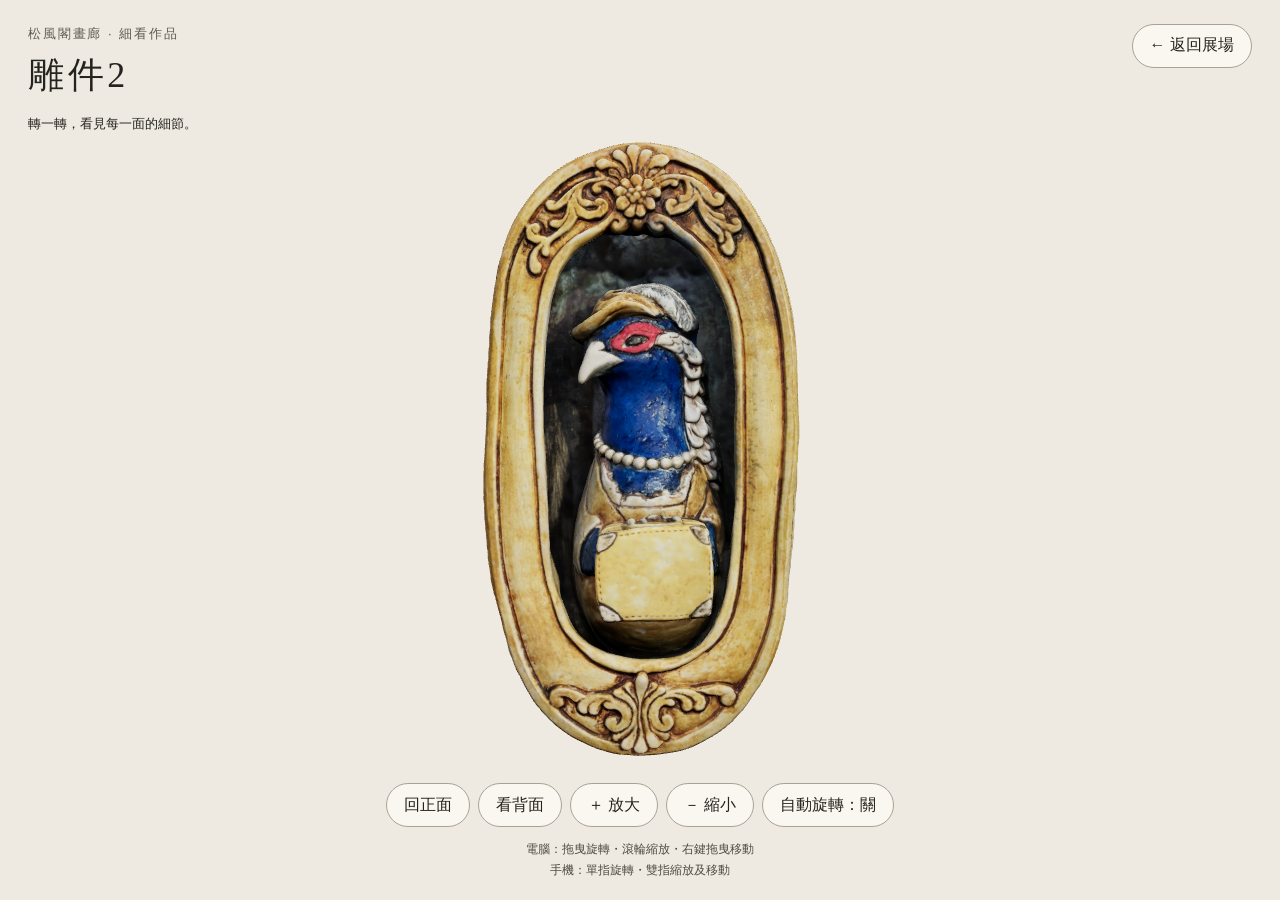
<file: 作品2_藍鳥/雕件2.html>
<!doctype html><html lang="zh-Hant"><meta charset="utf-8"><meta name="viewport" content="width=device-width,initial-scale=1,viewport-fit=cover"><title>雕件2｜松風閣・細看作品</title>
<style>
*{box-sizing:border-box}body{margin:0;overflow:hidden;background:#eeeae2;color:#25231f;font-family:-apple-system,"PingFang TC",sans-serif}canvas{display:block;width:100vw;height:100dvh;touch-action:none}header{position:fixed;top:24px;left:28px;right:28px;display:flex;justify-content:space-between;align-items:start;pointer-events:none}header>*{pointer-events:auto}h1{margin:8px 0;font:400 36px "Songti TC",serif;letter-spacing:.1em}small{letter-spacing:.14em;color:#615a4f}p{font-size:13px;line-height:1.7}a,button{font:inherit;color:inherit;background:#faf8f2ed;border:1px solid #a9a193;border-radius:24px;min-height:44px;padding:10px 17px;text-decoration:none;cursor:pointer;touch-action:manipulation}button:active{transform:scale(.96)}:focus-visible{outline:3px solid #805c27;outline-offset:3px}button[aria-pressed=true]{background:#302c25;color:white}button:disabled{opacity:.45;cursor:wait}footer{position:fixed;bottom:max(20px,env(safe-area-inset-bottom));left:20px;right:20px;text-align:center;pointer-events:none}footer>*{pointer-events:auto}nav{display:flex;flex-wrap:wrap;gap:8px;justify-content:center}#status{position:fixed;top:44%;left:15%;right:15%;text-align:center;background:#faf8f2e8;padding:16px;border-radius:12px;line-height:1.8}#status[hidden]{display:none}.help{color:#514b42;font-size:12px;margin:12px 0 0}@media(max-width:600px){header{left:18px;right:18px;top:20px}header a{font-size:12px;padding:10px 12px}header p{max-width:180px;font-size:12px}h1{font-size:28px}small{font-size:10px}footer{left:12px;right:12px;bottom:max(12px,env(safe-area-inset-bottom))}nav{gap:6px}button{font-size:13px;padding:9px 13px}.help{font-size:11px;margin-top:8px}}@media(prefers-reduced-motion:reduce){button:active{transform:none}}
</style>
<header><div><small>松風閣畫廊 · 細看作品</small><h1>雕件2</h1><p>轉一轉，看見每一面的細節。</p></div><a id="back" href="../展場/index.html?intro=0">← 返回展場</a></header>
<div id="status" role="status" aria-live="polite">雕件2 載入中…</div>
<footer><nav aria-label="作品檢視操作"><button id="front" disabled>回正面</button><button id="rear" disabled>看背面</button><button id="closer" disabled>＋ 放大</button><button id="farther" disabled>－ 縮小</button><button id="spin" disabled aria-pressed="false">自動旋轉：關</button></nav><p class="help">電腦：拖曳旋轉・滾輪縮放・右鍵拖曳移動<br>手機：單指旋轉・雙指縮放及移動</p></footer>
<script type="importmap">{"imports":{"three":"../展場/lib/three.module.js","three/addons/":"../展場/lib/addons/"}}</script>
<script type="module">
import * as THREE from 'three';
import {GLTFLoader} from './viewer/GLTFLoader.js';
import {MeshoptDecoder} from './viewer/meshopt_decoder.module.js';
import {OrbitControls} from 'three/addons/OrbitControls.js';
const status=document.querySelector('#status'),buttons=[...document.querySelectorAll('button')],reduced=matchMedia('(prefers-reduced-motion:reduce)').matches;
const r=new THREE.WebGLRenderer({antialias:true});r.setPixelRatio(Math.min(devicePixelRatio,2));r.setSize(innerWidth,innerHeight);r.outputColorSpace=THREE.SRGBColorSpace;r.toneMapping=THREE.ACESFilmicToneMapping;document.body.append(r.domElement);r.domElement.tabIndex=0;r.domElement.setAttribute('aria-label','雕件2立體檢視；拖曳旋轉，滾輪縮放；方向鍵旋轉，加減鍵縮放，Home回正面');
const s=new THREE.Scene();s.background=new THREE.Color(0xeeeae2);const cam=new THREE.PerspectiveCamera(35,innerWidth/innerHeight,.001,20);
const c=new OrbitControls(cam,r.domElement);c.enableDamping=!reduced;c.dampingFactor=.08;c.minDistance=.13;c.maxDistance=1.5;c.rotateSpeed=.8;c.zoomSpeed=.8;c.screenSpacePanning=true;c.autoRotateSpeed=1;
s.add(new THREE.HemisphereLight(0xffffff,0x77716a,1.8));const key=new THREE.DirectionalLight(0xfff5e8,2.2);key.position.set(1,2,3);s.add(key);const fill=new THREE.DirectionalLight(0xffffff,1.4);fill.position.set(-2,1,-2);s.add(fill);
let home=.7,loaded=false,obj;const spin=document.querySelector('#spin');
function stop(){c.autoRotate=false;spin.textContent='自動旋轉：關';spin.setAttribute('aria-pressed','false')}
function view(back=false){stop();const damping=c.enableDamping;c.enableDamping=false;c.update();c.enableDamping=damping;c.target.set(0,0,0);cam.position.set(0,.015,back?-home:home);c.update()}
function zoom(f){stop();const offset=cam.position.clone().sub(c.target);offset.setLength(THREE.MathUtils.clamp(offset.length()*f,c.minDistance,c.maxDistance));cam.position.copy(c.target).add(offset);c.update()}
function fail(){loaded=false;window.ready=false;buttons.forEach(b=>b.disabled=true);status.hidden=false;status.textContent='作品載入失敗，請重新整理，或按右上角返回展場。'}
const mgr=new THREE.LoadingManager();mgr.onError=fail;mgr.onLoad=()=>{if(!obj||status.textContent.includes('失敗'))return;loaded=true;window.ready=true;status.hidden=true;buttons.forEach(b=>b.disabled=false);view()};
new GLTFLoader(mgr).setMeshoptDecoder(MeshoptDecoder).load('第3次_高精細/bluebird_closed_v2.glb',gltf=>{
 obj=gltf.scene;obj.updateMatrixWorld(true);const box=new THREE.Box3().setFromObject(obj),size=box.getSize(new THREE.Vector3()),center=box.getCenter(new THREE.Vector3());
 const holder=new THREE.Group();holder.add(obj);obj.position.sub(center);holder.scale.set(.155/size.x,.293/size.y,.093/size.z);
 obj.traverse(m=>{if(m.isMesh){for(const mat of [m.material].flat()){if(mat.map)mat.map.anisotropy=Math.min(8,r.capabilities.getMaxAnisotropy())}}});s.add(holder);window.__sculpture.object=holder;
},undefined,fail);
document.querySelector('#front').onclick=()=>view();document.querySelector('#rear').onclick=()=>view(true);document.querySelector('#closer').onclick=()=>zoom(.8);document.querySelector('#farther').onclick=()=>zoom(1.25);
spin.onclick=()=>{c.autoRotate=!c.autoRotate;spin.setAttribute('aria-pressed',String(c.autoRotate));spin.textContent=`自動旋轉：${c.autoRotate?'開':'關'}`};c.addEventListener('start',stop);
r.domElement.addEventListener('keydown',e=>{if(!loaded||!['ArrowLeft','ArrowRight','ArrowUp','ArrowDown','+','=','-','Home'].includes(e.key))return;e.preventDefault();stop();if(e.key==='Home'){view();return}if(['+','=','-'].includes(e.key)){zoom(e.key==='-'?1.25:.8);return}const sp=new THREE.Spherical().setFromVector3(cam.position.clone().sub(c.target));if(e.key==='ArrowLeft')sp.theta-=.15;if(e.key==='ArrowRight')sp.theta+=.15;if(e.key==='ArrowUp')sp.phi-=.15;if(e.key==='ArrowDown')sp.phi+=.15;sp.makeSafe();cam.position.copy(c.target).add(new THREE.Vector3().setFromSpherical(sp));c.update()});
document.querySelector('#back').onclick=e=>{if(new URLSearchParams(location.search).get('from')==='gallery'){e.preventDefault();window.close();setTimeout(()=>location.assign('../展場/index.html?intro=0'),150)}};
function resize(){r.setSize(innerWidth,innerHeight);cam.aspect=innerWidth/innerHeight;cam.updateProjectionMatrix();home=innerWidth<600?.92:.7;if(loaded)view()}addEventListener('resize',resize);resize();window.__sculpture={camera:cam,controls:c,renderer:r,scene:s,THREE};r.setAnimationLoop(()=>{if(!document.hidden){c.update();r.render(s,cam)}});
</script></html>
</file>
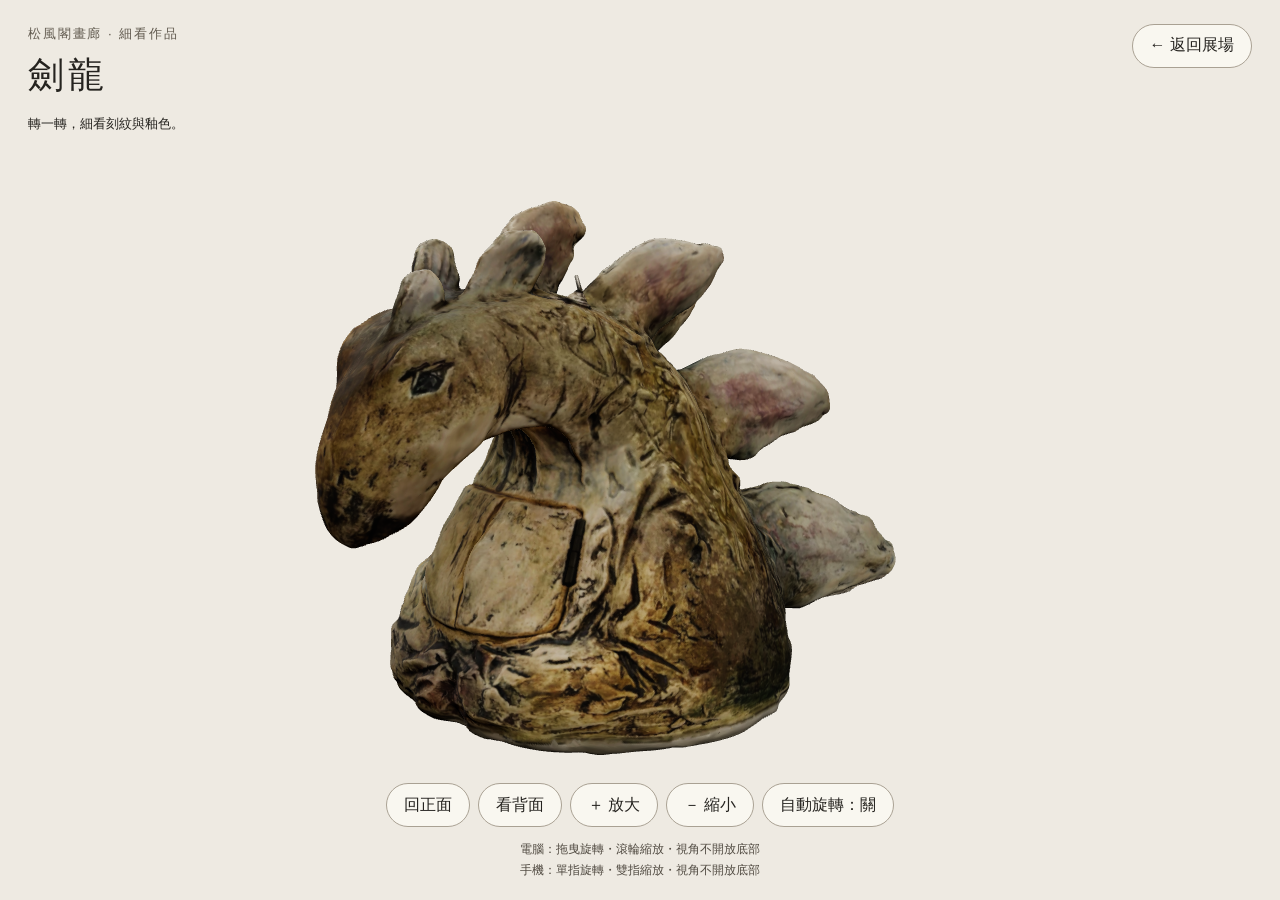
<file: 作品4_新雕件/劍龍.html>
<!doctype html><html lang="zh-Hant"><meta charset="utf-8"><meta name="viewport" content="width=device-width,initial-scale=1,viewport-fit=cover"><title>劍龍｜松風閣・細看作品</title>
<style>
*{box-sizing:border-box}body{margin:0;overflow:hidden;background:#eeeae2;color:#25231f;font-family:-apple-system,"PingFang TC",sans-serif}canvas{display:block;width:100vw;height:100dvh;touch-action:none}header{position:fixed;top:24px;left:28px;right:28px;display:flex;justify-content:space-between;align-items:start;pointer-events:none}header>*{pointer-events:auto}h1{margin:8px 0;font:400 36px "Songti TC",serif;letter-spacing:.1em}small{letter-spacing:.14em;color:#615a4f}p{font-size:13px;line-height:1.7}a,button{font:inherit;color:inherit;background:#faf8f2ed;border:1px solid #a9a193;border-radius:24px;min-height:44px;padding:10px 17px;text-decoration:none;cursor:pointer;touch-action:manipulation}button:active{transform:scale(.96)}:focus-visible{outline:3px solid #805c27;outline-offset:3px}button[aria-pressed=true]{background:#302c25;color:white}button:disabled{opacity:.45;cursor:wait}footer{position:fixed;bottom:max(20px,env(safe-area-inset-bottom));left:20px;right:20px;text-align:center;pointer-events:none}footer>*{pointer-events:auto}nav{display:flex;flex-wrap:wrap;gap:8px;justify-content:center}#status{position:fixed;top:44%;left:15%;right:15%;text-align:center;background:#faf8f2e8;padding:16px;border-radius:12px;line-height:1.8}#status[hidden]{display:none}.help{color:#514b42;font-size:12px;margin:12px 0 0}@media(max-width:600px){header{left:18px;right:18px;top:20px}header a{font-size:12px;padding:10px 12px}header p{max-width:180px;font-size:12px}h1{font-size:28px}small{font-size:10px}footer{left:12px;right:12px;bottom:max(12px,env(safe-area-inset-bottom))}nav{gap:6px}button{font-size:13px;padding:9px 13px}.help{font-size:11px;margin-top:8px}}@media(prefers-reduced-motion:reduce){button:active{transform:none}}
</style>
<header><div><small>松風閣畫廊 · 細看作品</small><h1>劍龍</h1><p>轉一轉，細看刻紋與釉色。</p></div><a id="back" href="../展場/index.html?intro=0">← 返回展場</a></header>
<div id="status" role="status" aria-live="polite">劍龍 載入中…</div>
<footer><nav aria-label="作品檢視操作"><button id="front" disabled>回正面</button><button id="rear" disabled>看背面</button><button id="closer" disabled>＋ 放大</button><button id="farther" disabled>－ 縮小</button><button id="spin" disabled aria-pressed="false">自動旋轉：關</button></nav><p class="help">電腦：拖曳旋轉・滾輪縮放・視角不開放底部<br>手機：單指旋轉・雙指縮放・視角不開放底部</p></footer>
<script type="importmap">{"imports":{"three":"../展場/lib/three.module.js","three/addons/":"../展場/lib/addons/"}}</script>
<script type="module">
import * as THREE from 'three';
import {GLTFLoader} from '../作品2_藍鳥/viewer/GLTFLoader.js';
import {MeshoptDecoder} from '../作品2_藍鳥/viewer/meshopt_decoder.module.js';
import {OrbitControls} from 'three/addons/OrbitControls.js';
const status=document.querySelector('#status'),buttons=[...document.querySelectorAll('button')],reduced=matchMedia('(prefers-reduced-motion:reduce)').matches;
const r=new THREE.WebGLRenderer({antialias:true});r.setPixelRatio(Math.min(devicePixelRatio,2));r.setSize(innerWidth,innerHeight);r.outputColorSpace=THREE.SRGBColorSpace;r.toneMapping=THREE.ACESFilmicToneMapping;document.body.append(r.domElement);r.domElement.tabIndex=0;r.domElement.setAttribute('aria-label','劍龍立體檢視；拖曳旋轉，滾輪縮放；方向鍵旋轉，加減鍵縮放，Home回正面');
const s=new THREE.Scene();s.background=new THREE.Color(0xeeeae2);const cam=new THREE.PerspectiveCamera(35,innerWidth/innerHeight,.001,20);
const c=new OrbitControls(cam,r.domElement);c.enableDamping=!reduced;c.dampingFactor=.08;c.minDistance=.29;c.maxDistance=1.5;c.rotateSpeed=.8;c.zoomSpeed=.8;c.enablePan=false;c.minPolarAngle=Math.PI/9;c.maxPolarAngle=Math.PI/2-.08;c.screenSpacePanning=false;c.autoRotateSpeed=1;
s.add(new THREE.HemisphereLight(0xffffff,0x77716a,1.8));const key=new THREE.DirectionalLight(0xfff5e8,2.2);key.position.set(1,2,3);s.add(key);const fill=new THREE.DirectionalLight(0xffffff,1.4);fill.position.set(-2,1,-2);s.add(fill);
let home=.7,loaded=false,obj;const spin=document.querySelector('#spin');
function stop(){c.autoRotate=false;spin.textContent='自動旋轉：關';spin.setAttribute('aria-pressed','false')}
function view(back=false){stop();const damping=c.enableDamping;c.enableDamping=false;c.update();c.enableDamping=damping;c.target.set(0,0,0);cam.position.set(0,.14,back?-home:home);c.update()}
function zoom(f){stop();const offset=cam.position.clone().sub(c.target);offset.setLength(THREE.MathUtils.clamp(offset.length()*f,c.minDistance,c.maxDistance));cam.position.copy(c.target).add(offset);c.update()}
function fail(){loaded=false;window.ready=false;buttons.forEach(b=>b.disabled=true);status.hidden=false;status.textContent='作品載入失敗，請重新整理，或按右上角返回展場。'}
const mgr=new THREE.LoadingManager();mgr.onError=fail;mgr.onLoad=()=>{if(!obj||status.textContent.includes('失敗'))return;loaded=true;window.ready=true;status.hidden=true;buttons.forEach(b=>b.disabled=false);view()};
// ACCEPTED_DRAGON_SHAFT_20261117
// Shaft-only room reflection: broad pale wall, darker ceramic/floor and overhead light.
const sw=256,sh=128,sd=new Float32Array(sw*sh*4);
for(let y=0;y<sh;y++)for(let x=0;x<sw;x++){const a=x/sw*2*Math.PI,t=y/sh*Math.PI,i=(y*sw+x)*4;let d=Math.abs(a-1.25);d=Math.min(d,2*Math.PI-d);let e=Math.abs(a-4.6);e=Math.min(e,2*Math.PI-e);const wall=.57*Math.exp(-d*d/.65)+.19*Math.exp(-e*e/1.1),ceiling=.55*Math.pow(Math.max(0,Math.cos(t)),5),level=.055+wall*Math.pow(Math.sin(t),.65)+ceiling;sd[i]=level*1.02;sd[i+1]=level;sd[i+2]=level*.95;sd[i+3]=1;}
const se=new THREE.DataTexture(sd,sw,sh,THREE.RGBAFormat,THREE.FloatType);se.mapping=THREE.EquirectangularReflectionMapping;se.needsUpdate=true;const sp=new THREE.PMREMGenerator(r),softShaftEnvironment=sp.fromEquirectangular(se).texture;se.dispose();sp.dispose();
function applyAcceptedDragonShaft(mat){if(mat.name==='Added metal shaft only'){mat.envMap=softShaftEnvironment;mat.envMapIntensity=1.2;mat.needsUpdate=true;}}
new GLTFLoader(mgr).setMeshoptDecoder(MeshoptDecoder).load('sculpture3_detail_20261117.glb?v=rod-metal-20261117',gltf=>{
 obj=gltf.scene;obj.updateMatrixWorld(true);const box=new THREE.Box3().setFromObject(obj,true),size=box.getSize(new THREE.Vector3()),center=box.getCenter(new THREE.Vector3());
 const holder=new THREE.Group();holder.add(obj);obj.position.sub(center);// 原始驗收模型保持原尺寸與比例，不變形。
 obj.traverse(m=>{if(m.isMesh){for(const mat of [m.material].flat()){applyAcceptedDragonShaft(mat);if(mat.map)mat.map.anisotropy=Math.min(8,r.capabilities.getMaxAnisotropy())}}});s.add(holder);window.__sculpture.object=holder;
},undefined,fail);
document.querySelector('#front').onclick=()=>view();document.querySelector('#rear').onclick=()=>view(true);document.querySelector('#closer').onclick=()=>zoom(.8);document.querySelector('#farther').onclick=()=>zoom(1.25);
spin.onclick=()=>{c.autoRotate=!c.autoRotate;spin.setAttribute('aria-pressed',String(c.autoRotate));spin.textContent=`自動旋轉：${c.autoRotate?'開':'關'}`};c.addEventListener('start',stop);
r.domElement.addEventListener('keydown',e=>{if(!loaded||!['ArrowLeft','ArrowRight','ArrowUp','ArrowDown','+','=','-','Home'].includes(e.key))return;e.preventDefault();stop();if(e.key==='Home'){view();return}if(['+','=','-'].includes(e.key)){zoom(e.key==='-'?1.25:.8);return}const sp=new THREE.Spherical().setFromVector3(cam.position.clone().sub(c.target));if(e.key==='ArrowLeft')sp.theta-=.15;if(e.key==='ArrowRight')sp.theta+=.15;if(e.key==='ArrowUp')sp.phi-=.15;if(e.key==='ArrowDown')sp.phi+=.15;sp.phi=THREE.MathUtils.clamp(sp.phi,c.minPolarAngle,c.maxPolarAngle);sp.makeSafe();cam.position.copy(c.target).add(new THREE.Vector3().setFromSpherical(sp));c.update()});
document.querySelector('#back').onclick=e=>{if(new URLSearchParams(location.search).get('from')==='gallery'){e.preventDefault();window.close();setTimeout(()=>location.assign('../展場/index.html?intro=0'),150)}};
function resize(){r.setSize(innerWidth,innerHeight);cam.aspect=innerWidth/innerHeight;cam.updateProjectionMatrix();home=Math.max(.62,.15/(Math.tan(THREE.MathUtils.degToRad(cam.fov/2))*cam.aspect));if(loaded)view()}addEventListener('resize',resize);resize();window.__sculpture={camera:cam,controls:c,renderer:r,scene:s,THREE};r.setAnimationLoop(()=>{if(!document.hidden){c.update();r.render(s,cam)}});
</script></html>
</file>
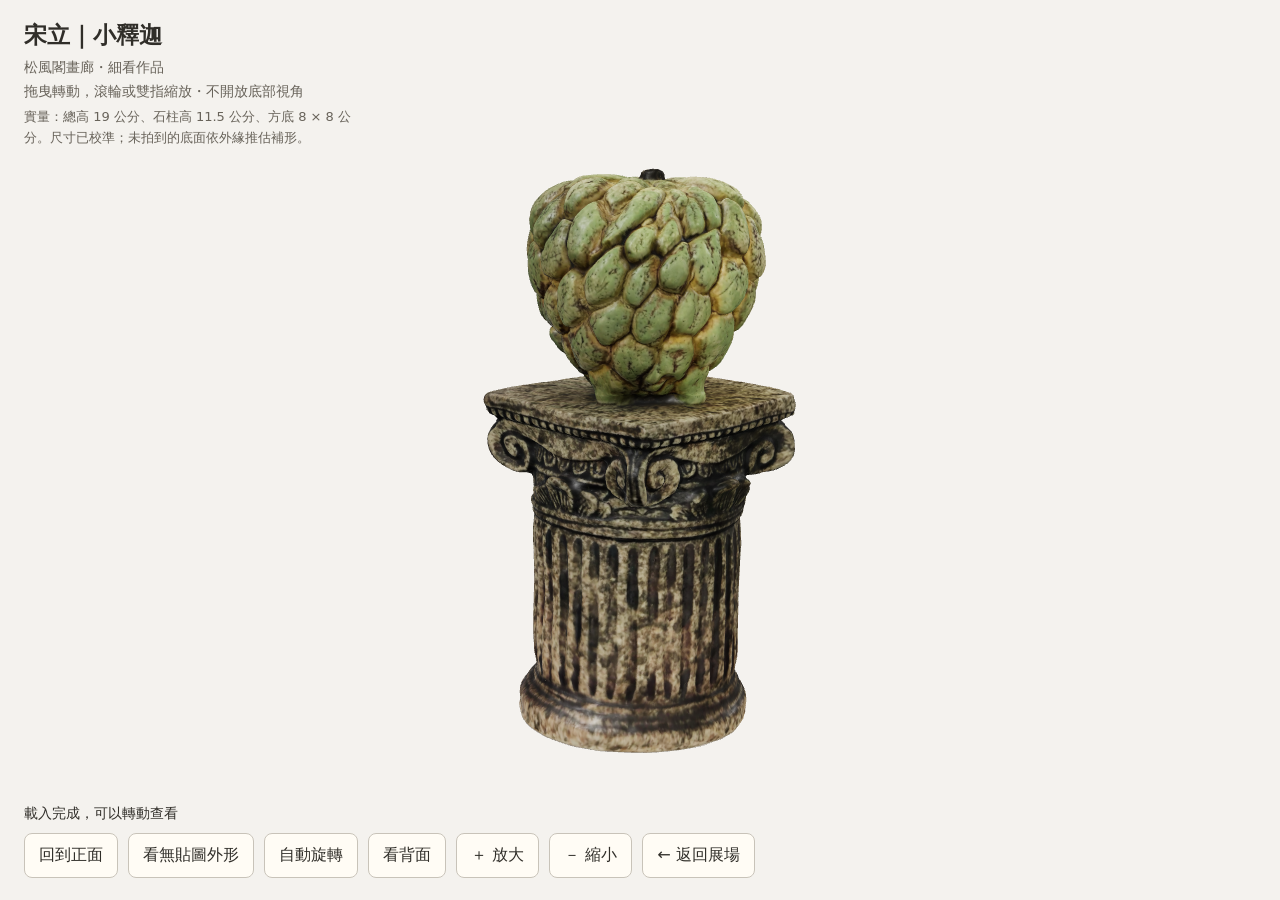
<file: 小釋迦/小釋迦.html>
<!doctype html><html lang="zh-Hant"><meta charset="utf-8"><meta name="viewport" content="width=device-width,initial-scale=1"><title>宋立｜小釋迦</title>
<style>*{box-sizing:border-box}body{margin:0;font-family:system-ui,"PingFang TC",sans-serif;background:#f4f2ee;color:#302e29}canvas{display:block;touch-action:none}header{position:absolute;top:20px;left:24px;pointer-events:none}h1{font-size:23px;margin:0 0 8px}p{margin:6px 0;font-size:14px;color:#68635a}.panel{position:absolute;bottom:22px;left:24px;right:24px;display:flex;gap:10px;flex-wrap:wrap}button,a{font:inherit;padding:11px 14px;border:1px solid #c8c3b9;border-radius:8px;background:#fffcf5;color:inherit;text-decoration:none;cursor:pointer}button:active{transform:translateY(1px)}button:focus-visible,a:focus-visible{outline:3px solid #8a6b38}#status{flex-basis:100%;font-size:14px}#notice{max-width:350px;font-size:13px;line-height:1.6}@media(max-width:500px){header{left:16px;top:16px}h1{font-size:20px}.panel{left:16px;bottom:14px}button,a{font-size:14px;padding:11px}}</style>
<header><h1>宋立｜小釋迦</h1><p>松風閣畫廊・細看作品</p><p>拖曳轉動，滾輪或雙指縮放・不開放底部視角</p><p id="notice">實量：總高 19 公分、石柱高 11.5 公分、方底 8 × 8 公分。尺寸已校準；未拍到的底面依外緣推估補形。</p></header>
<div class="panel"><div id="status" role="status">正在載入雕件…</div><button id="reset">回到正面</button><button id="clay" aria-pressed="false">看無貼圖外形</button><button id="auto" aria-pressed="false">自動旋轉</button><button id="rear">看背面</button><button id="closer">＋ 放大</button><button id="farther">－ 縮小</button><a id="back" href="../展場/index.html?intro=0">← 返回展場</a></div>
<script type="importmap">{"imports":{"three":"../展場/lib/three.module.js"}}</script><script type="module">
import * as THREE from 'three';import {OrbitControls} from '../展場/lib/addons/OrbitControls.js';import {GLTFLoader} from '../作品2_藍鳥/viewer/GLTFLoader.js';
const scene=new THREE.Scene();scene.background=new THREE.Color('#f4f2ee');const renderer=new THREE.WebGLRenderer({antialias:true,preserveDrawingBuffer:true});renderer.setPixelRatio(Math.min(devicePixelRatio,2));renderer.outputColorSpace=THREE.SRGBColorSpace;renderer.toneMapping=THREE.ACESFilmicToneMapping;renderer.toneMappingExposure=1.3;renderer.setSize(innerWidth,innerHeight);document.body.appendChild(renderer.domElement);
const camera=new THREE.PerspectiveCamera(38,innerWidth/innerHeight,.001,20),controls=new OrbitControls(camera,renderer.domElement),center=new THREE.Vector3(0,.095,0);controls.enableDamping=false;controls.minDistance=.16;controls.enablePan=false;controls.minPolarAngle=Math.PI/9;controls.maxPolarAngle=Math.PI/2-.08;controls.maxDistance=1.4;
scene.add(new THREE.HemisphereLight(0xffffff,0xb8b8b8,2));const key=new THREE.DirectionalLight(0xffffff,2.3);key.position.set(-.5,.8,.7);scene.add(key);const fill=new THREE.DirectionalLight(0xffffff,.8);fill.position.set(.6,.4,-.6);scene.add(fill);
// PHOTO_GLAZE_ENV: neutral softbox reflections for dielectric ceramic glaze.
const envW=512,envH=256,envData=new Float32Array(envW*envH*4);
for(let y=0;y<envH;y++)for(let x=0;x<envW;x++){let v=.13;if((x>55&&x<100&&y>55&&y<130)||(x>300&&x<330&&y>75&&y<150))v=2.8;if(y>190)v=.065;const k=(y*envW+x)*4;envData[k]=envData[k+1]=envData[k+2]=v;envData[k+3]=1;}
const envInput=new THREE.DataTexture(envData,envW,envH,THREE.RGBAFormat,THREE.FloatType);envInput.mapping=THREE.EquirectangularReflectionMapping;envInput.needsUpdate=true;const envMaker=new THREE.PMREMGenerator(renderer);const envTarget=envMaker.fromEquirectangular(envInput);scene.environment=envTarget.texture;envInput.dispose();envMaker.dispose();
const clayMat=new THREE.MeshStandardMaterial({color:0xb8b3a8,roughness:.85,side:THREE.DoubleSide});let model,clay=false;const errors=[];window.addEventListener('error',e=>errors.push(e.message));
function resize(){camera.aspect=innerWidth/innerHeight;camera.updateProjectionMatrix();renderer.setSize(innerWidth,innerHeight);if(model)home();}addEventListener('resize',resize);resize();function home(){controls.autoRotate=false;document.querySelector('#auto').setAttribute('aria-pressed','false');document.querySelector('#auto').textContent='自動旋轉';controls.target.copy(center);camera.position.set(.10,.19,Math.max(.43,.16/(Math.tan(THREE.MathUtils.degToRad(camera.fov/2))*camera.aspect)));controls.update();}home();
function setClay(on){if(!model)return;model.traverse(o=>{if(o.isMesh)o.material=on?clayMat:o.userData.originalMaterial});renderer.render(scene,camera);}
document.querySelector('#reset').onclick=home;
function zoom(f){const v=camera.position.clone().sub(controls.target);v.setLength(THREE.MathUtils.clamp(v.length()*f,controls.minDistance,controls.maxDistance));camera.position.copy(controls.target).add(v);controls.update();}
document.querySelector('#rear').onclick=()=>{home();camera.position.z=-camera.position.z;controls.update();};document.querySelector('#closer').onclick=()=>zoom(.8);document.querySelector('#farther').onclick=()=>zoom(1.25);
document.querySelector('#back').onclick=e=>{if(new URLSearchParams(location.search).get('from')==='gallery'){e.preventDefault();window.close();setTimeout(()=>location.assign('../展場/index.html?intro=0'),150);}};
renderer.domElement.tabIndex=0;renderer.domElement.setAttribute('aria-label','小釋迦立體檢視：拖曳旋轉、滾輪縮放、方向鍵旋轉、加減縮放、Home回正面');renderer.domElement.addEventListener('keydown',e=>{if(!model)return;if(!['ArrowLeft','ArrowRight','ArrowUp','ArrowDown','+','=','-','Home'].includes(e.key))return;e.preventDefault();if(e.key==='Home')return home();if(['+','=','-'].includes(e.key))return zoom(e.key==='-'?1.25:.8);controls.autoRotate=false;const v=new THREE.Spherical().setFromVector3(camera.position.clone().sub(controls.target));if(e.key==='ArrowLeft')v.theta-=.15;if(e.key==='ArrowRight')v.theta+=.15;if(e.key==='ArrowUp')v.phi-=.15;if(e.key==='ArrowDown')v.phi+=.15;v.phi=THREE.MathUtils.clamp(v.phi,controls.minPolarAngle,controls.maxPolarAngle);v.makeSafe();camera.position.copy(controls.target).add(new THREE.Vector3().setFromSpherical(v));controls.update();});document.querySelector('#clay').onclick=e=>{clay=!clay;setClay(clay);e.target.setAttribute('aria-pressed',clay);e.target.textContent=clay?'看原本貼圖':'看無貼圖外形';};document.querySelector('#auto').onclick=e=>{controls.autoRotate=!controls.autoRotate;e.target.setAttribute('aria-pressed',controls.autoRotate);e.target.textContent=controls.autoRotate?'停止旋轉':'自動旋轉';};
document.querySelectorAll('button').forEach(b=>b.disabled=true);const status=document.querySelector('#status'),manager=new THREE.LoadingManager();manager.onError=url=>errors.push(url);
try{const gltf=await new GLTFLoader(manager).loadAsync('小釋迦.glb?finish=fe6e82188085');model=gltf.scene;model.traverse(o=>{if(o.isMesh){o.material.envMapIntensity=.42;o.userData.originalMaterial=o.material;if(o.material.map)o.material.map.anisotropy=Math.min(8,renderer.capabilities.getMaxAnisotropy());}});scene.add(model);home();document.querySelectorAll('button').forEach(b=>b.disabled=false);status.textContent='載入完成，可以轉動查看';window.__review={THREE,scene,renderer,camera,controls,model,errors,loaded:true,center,setClay,setView:(v)=>{controls.autoRotate=false;controls.target.copy(center);camera.position.copy(center).add(new THREE.Vector3(...v));controls.update();renderer.render(scene,camera);}};
}catch(e){errors.push(String(e));status.textContent='載入失敗：'+e.message;window.__review={loaded:false,errors};}
function frame(){requestAnimationFrame(frame);controls.update();renderer.render(scene,camera);}frame();
</script></html>
</file>
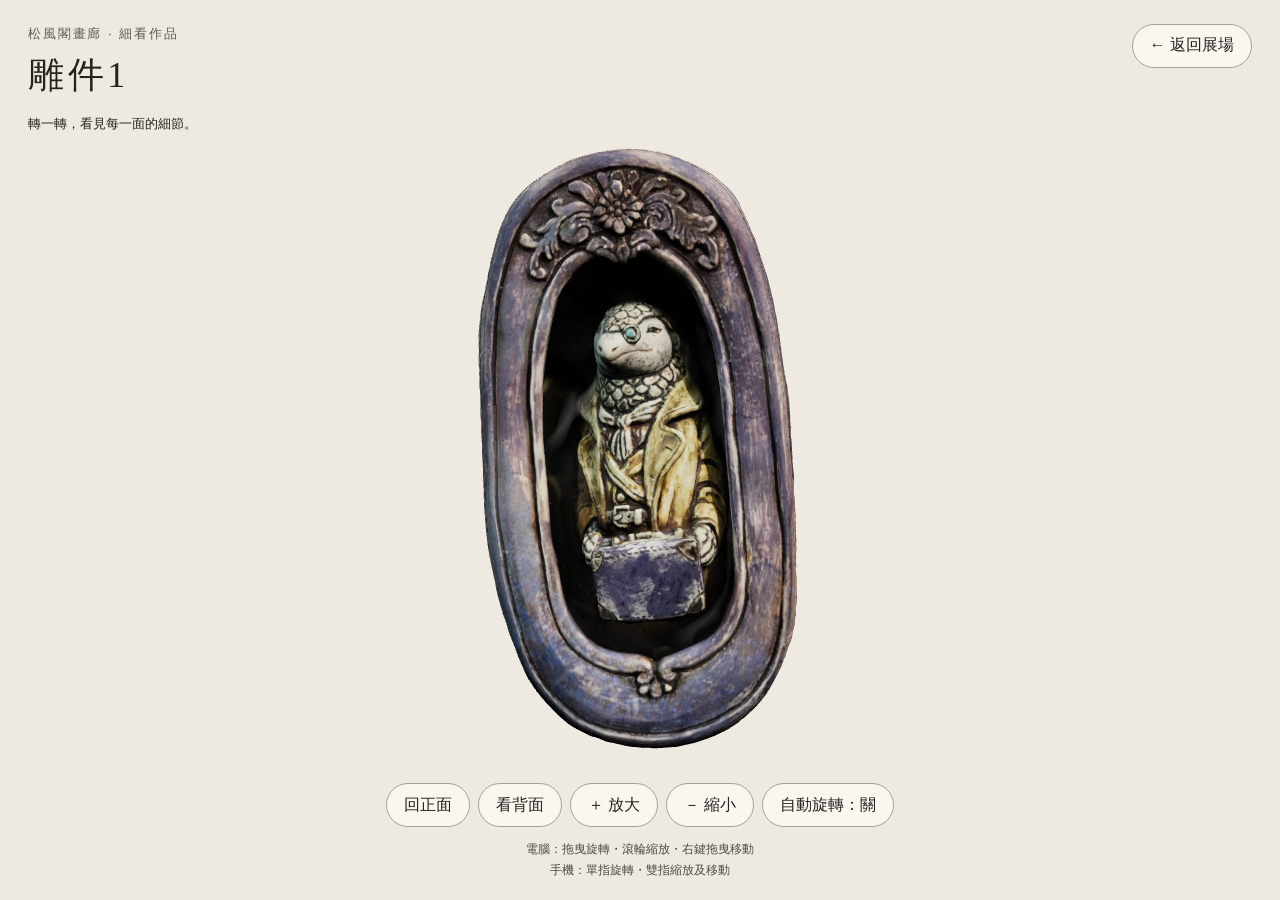
<file: 雕件試做/viewer/雕件1.html>
<!doctype html><html lang="zh-Hant"><meta charset="utf-8"><meta name="viewport" content="width=device-width,initial-scale=1,viewport-fit=cover"><title>雕件1｜松風閣・細看作品</title>
<style>
*{box-sizing:border-box}body{margin:0;overflow:hidden;background:#eeeae2;color:#25231f;font-family:-apple-system,"PingFang TC",sans-serif}canvas{display:block;width:100vw;height:100dvh;touch-action:none}header{position:fixed;top:24px;left:28px;right:28px;display:flex;justify-content:space-between;align-items:start;pointer-events:none}header>*{pointer-events:auto}h1{margin:8px 0;font:400 36px "Songti TC",serif;letter-spacing:.1em}small{letter-spacing:.14em;color:#615a4f}p{font-size:13px;line-height:1.7}a,button{font:inherit;color:inherit;background:#faf8f2ed;border:1px solid #a9a193;border-radius:24px;min-height:44px;padding:10px 17px;text-decoration:none;cursor:pointer;touch-action:manipulation}button:active{transform:scale(.96)}:focus-visible{outline:3px solid #805c27;outline-offset:3px}button[aria-pressed=true]{background:#302c25;color:white}button:disabled{opacity:.45;cursor:wait}footer{position:fixed;bottom:max(20px,env(safe-area-inset-bottom));left:20px;right:20px;text-align:center;pointer-events:none}footer>*{pointer-events:auto}nav{display:flex;flex-wrap:wrap;gap:8px;justify-content:center}#status{position:fixed;top:44%;left:15%;right:15%;text-align:center;background:#faf8f2e8;padding:16px;border-radius:12px;line-height:1.8}#status[hidden]{display:none}.help{color:#514b42;font-size:12px;margin:12px 0 0}@media(max-width:600px){header{left:18px;right:18px;top:20px}header a{font-size:12px;padding:10px 12px}header p{max-width:180px;font-size:12px}h1{font-size:28px}small{font-size:10px}footer{left:12px;right:12px;bottom:max(12px,env(safe-area-inset-bottom))}nav{gap:6px}button{font-size:13px;padding:9px 13px}.help{font-size:11px;margin-top:8px}}@media(prefers-reduced-motion:reduce){button:active{transform:none}}
</style>
<header><div><small>松風閣畫廊 · 細看作品</small><h1>雕件1</h1><p>轉一轉，看見每一面的細節。</p></div><a id="back" href="../../展場/index.html?intro=0">← 返回展場</a></header>
<div id="status" role="status" aria-live="polite">雕件1 載入中…</div>
<footer><nav aria-label="作品檢視操作"><button id="front" disabled>回正面</button><button id="rear" disabled>看背面</button><button id="closer" disabled>＋ 放大</button><button id="farther" disabled>－ 縮小</button><button id="spin" disabled aria-pressed="false">自動旋轉：關</button></nav><p class="help">電腦：拖曳旋轉・滾輪縮放・右鍵拖曳移動<br>手機：單指旋轉・雙指縮放及移動</p></footer>
<script type="importmap">{"imports":{"three":"../../展場/lib/three.module.js","three/addons/":"../../展場/lib/addons/"}}</script>
<script type="module">
import * as THREE from 'three';
import {OBJLoader} from 'three/addons/OBJLoader.js';
import {OrbitControls} from 'three/addons/OrbitControls.js';
const status=document.querySelector('#status'),buttons=[...document.querySelectorAll('button')],reduced=matchMedia('(prefers-reduced-motion:reduce)').matches;
const r=new THREE.WebGLRenderer({antialias:true});r.setPixelRatio(Math.min(devicePixelRatio,2));r.setSize(innerWidth,innerHeight);r.outputColorSpace=THREE.SRGBColorSpace;r.toneMapping=THREE.ACESFilmicToneMapping;document.body.append(r.domElement);r.domElement.tabIndex=0;r.domElement.setAttribute('aria-label','雕件1立體檢視；拖曳旋轉，滾輪縮放；方向鍵旋轉，加減鍵縮放，Home回正面');
const s=new THREE.Scene();s.background=new THREE.Color(0xeeeae2);const cam=new THREE.PerspectiveCamera(35,innerWidth/innerHeight,.001,20);
const c=new OrbitControls(cam,r.domElement);c.enableDamping=!reduced;c.dampingFactor=.08;c.minDistance=.13;c.maxDistance=1.5;c.rotateSpeed=.8;c.zoomSpeed=.8;c.screenSpacePanning=true;c.autoRotateSpeed=1;
s.add(new THREE.HemisphereLight(0xffffff,0x77716a,1.8));const key=new THREE.DirectionalLight(0xfff5e8,2.2);key.position.set(1,2,3);s.add(key);const fill=new THREE.DirectionalLight(0xffffff,1.4);fill.position.set(-2,1,-2);s.add(fill);
let home=.7,loaded=false,obj;const spin=document.querySelector('#spin');
function stop(){c.autoRotate=false;spin.textContent='自動旋轉：關';spin.setAttribute('aria-pressed','false')}
function view(back=false){stop();const damping=c.enableDamping;c.enableDamping=false;c.update();c.enableDamping=damping;c.target.set(0,0,0);cam.position.set(0,.015,back?-home:home);c.update()}
function zoom(f){stop();const offset=cam.position.clone().sub(c.target);offset.setLength(THREE.MathUtils.clamp(offset.length()*f,c.minDistance,c.maxDistance));cam.position.copy(c.target).add(offset);c.update()}
function fail(){loaded=false;window.ready=false;buttons.forEach(b=>b.disabled=true);status.hidden=false;status.textContent='作品載入失敗，請重新整理，或按右上角返回展場。'}
const mgr=new THREE.LoadingManager();mgr.onError=fail;mgr.onLoad=()=>{if(!obj||status.textContent.includes('失敗'))return;loaded=true;window.ready=true;status.hidden=true;buttons.forEach(b=>b.disabled=false);view()};
const tex=new THREE.TextureLoader(mgr).load('tex.jpg');tex.colorSpace=THREE.SRGBColorSpace;tex.anisotropy=Math.min(8,r.capabilities.getMaxAnisotropy());
new OBJLoader(mgr).load('model.obj',o=>{obj=o;const b=new THREE.Box3();o.traverse(m=>{if(m.isMesh){m.geometry.rotateY(9*Math.PI/180);m.geometry.computeBoundingBox();b.union(m.geometry.boundingBox);m.material=new THREE.MeshStandardMaterial({map:tex,roughness:.8,metalness:0,side:THREE.DoubleSide,color:new THREE.Color().setScalar(1.15)})}});const size=b.getSize(new THREE.Vector3()),ctr=b.getCenter(new THREE.Vector3());o.traverse(m=>{if(m.isMesh)m.position.copy(ctr).negate()});o.scale.set(.155/size.x,.285/size.y,.09/size.z);s.add(o);window.__sculpture.object=o},undefined,fail);
document.querySelector('#front').onclick=()=>view();document.querySelector('#rear').onclick=()=>view(true);document.querySelector('#closer').onclick=()=>zoom(.8);document.querySelector('#farther').onclick=()=>zoom(1.25);
spin.onclick=()=>{c.autoRotate=!c.autoRotate;spin.setAttribute('aria-pressed',String(c.autoRotate));spin.textContent=`自動旋轉：${c.autoRotate?'開':'關'}`};c.addEventListener('start',stop);
r.domElement.addEventListener('keydown',e=>{if(!loaded||!['ArrowLeft','ArrowRight','ArrowUp','ArrowDown','+','=','-','Home'].includes(e.key))return;e.preventDefault();stop();if(e.key==='Home'){view();return}if(['+','=','-'].includes(e.key)){zoom(e.key==='-'?1.25:.8);return}const sp=new THREE.Spherical().setFromVector3(cam.position.clone().sub(c.target));if(e.key==='ArrowLeft')sp.theta-=.15;if(e.key==='ArrowRight')sp.theta+=.15;if(e.key==='ArrowUp')sp.phi-=.15;if(e.key==='ArrowDown')sp.phi+=.15;sp.makeSafe();cam.position.copy(c.target).add(new THREE.Vector3().setFromSpherical(sp));c.update()});
document.querySelector('#back').onclick=e=>{if(new URLSearchParams(location.search).get('from')==='gallery'){e.preventDefault();window.close();setTimeout(()=>location.assign('../../展場/index.html?intro=0'),150)}};
function resize(){r.setSize(innerWidth,innerHeight);cam.aspect=innerWidth/innerHeight;cam.updateProjectionMatrix();home=innerWidth<600?.92:.7;if(loaded)view()}addEventListener('resize',resize);resize();window.__sculpture={camera:cam,controls:c,renderer:r,scene:s,THREE};r.setAnimationLoop(()=>{if(!document.hidden){c.update();r.render(s,cam)}});
</script></html>
</file>
